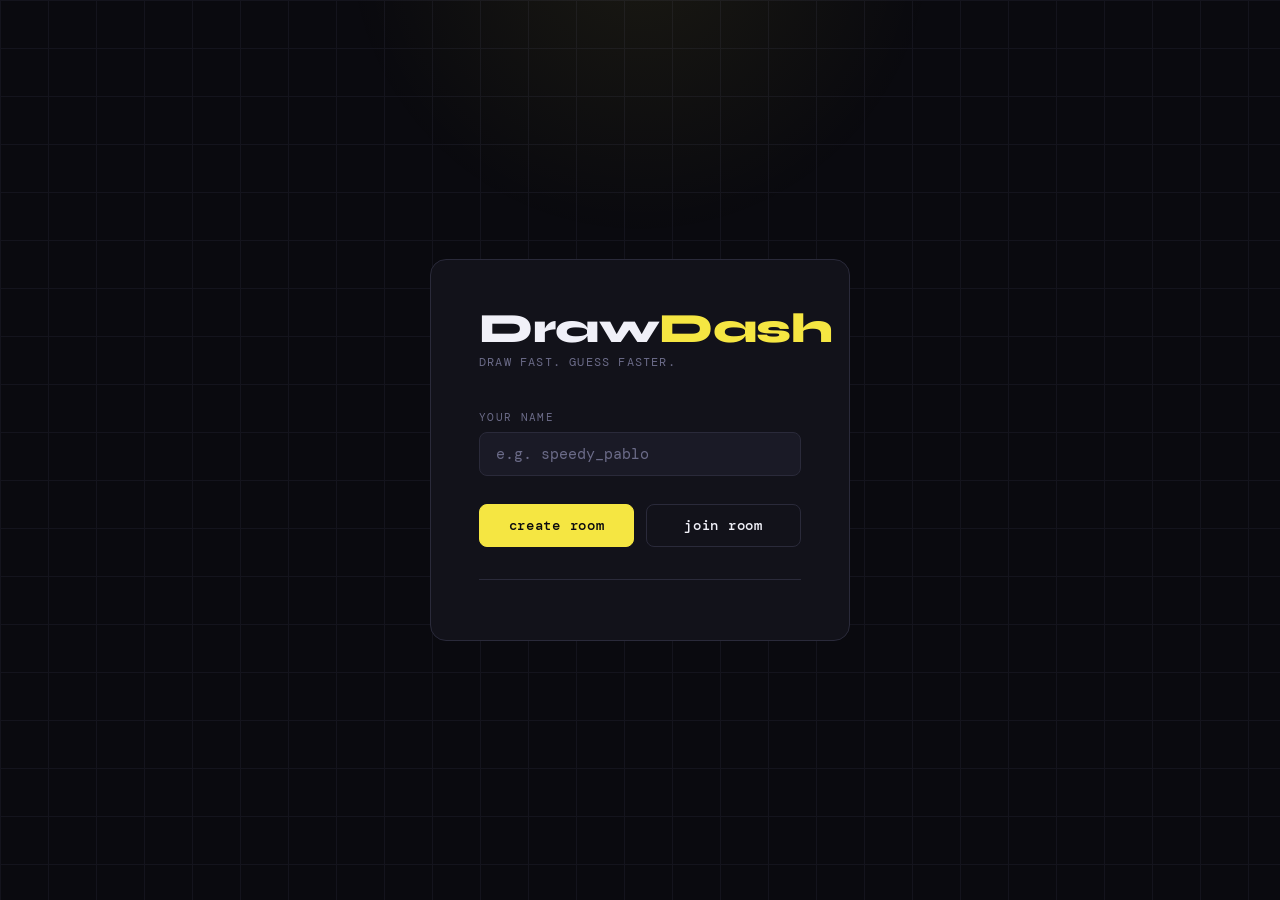
<file: frontend/index.html>
<!doctype html>
<html lang="en">
  <head>
    <meta charset="UTF-8" />
    <meta name="viewport" content="width=device-width, initial-scale=1.0" />
    <title>DrawDash</title>
    <link rel="preconnect" href="https://fonts.googleapis.com" />
    <link
      href="https://fonts.googleapis.com/css2?family=Syne:wght@700;800&family=DM+Mono:wght@400;500&display=swap"
      rel="stylesheet"
    />
    <link rel="stylesheet" href="style.css" />
    <style>
      body {
        display: flex;
        flex-direction: column;
        align-items: center;
        justify-content: center;
        padding: 2rem;
      }

      body::after {
        content: "";
        position: fixed;
        top: -40%;
        left: 50%;
        transform: translateX(-50%);
        width: 600px;
        height: 600px;
        background: radial-gradient(
          circle,
          rgba(245, 230, 66, 0.07) 0%,
          transparent 70%
        );
        pointer-events: none;
      }

      .card {
        background: var(--surface);
        border: 1px solid var(--border);
        border-radius: 16px;
        padding: 3rem 3rem 2.5rem;
        width: 100%;
        max-width: 420px;
        position: relative;
        z-index: 1;
        animation: fadeUp 0.5s ease both;
      }

      .card .logo {
        font-size: 2.6rem;
        margin-bottom: 0.3rem;
      }

      .tagline {
        font-size: 0.75rem;
        color: var(--muted);
        letter-spacing: 0.1em;
        text-transform: uppercase;
        margin-bottom: 2.5rem;
      }

      .card input[type="text"] {
        margin-bottom: 1.75rem;
      }

      .btn-row {
        display: grid;
        grid-template-columns: 1fr 1fr;
        gap: 0.75rem;
      }

      .divider {
        border: none;
        border-top: 1px solid var(--border);
        margin: 2rem 0 1.25rem;
      }

      .error {
        font-size: 0.75rem;
        color: var(--danger);
        margin-top: -1.25rem;
        margin-bottom: 1rem;
        display: none;
      }

      #room-code-display {
        display: none;
        font-size: 0.75rem;
        color: var(--muted);
        text-align: center;
      }

      #room-code-display .code {
        display: inline-block;
        margin-top: 0.4rem;
        font-size: 1.4rem;
        font-weight: 500;
        color: var(--accent);
        letter-spacing: 0.2em;
      }
    </style>
  </head>
  <body>
    <div class="card">
      <div class="logo">Draw<span>Dash</span></div>
      <p class="tagline">draw fast. guess faster.</p>

      <label class="field-label" for="username">your name</label>
      <input
        type="text"
        id="username"
        placeholder="e.g. speedy_pablo"
        autocomplete="off"
      />

      <div class="btn-row">
        <button class="btn-primary" id="create-room">create room</button>
        <button class="btn-secondary" id="join-room">join room</button>
      </div>

      <hr class="divider" />

      <div id="room-code-display">
        room code
        <span class="code" id="room-code"></span>
      </div>
    </div>

    <div class="modal-backdrop" id="join-modal">
      <div class="modal-box">
        <div class="modal-header">
          <span class="modal-title">join a room</span>
          <button class="modal-close" id="modal-close">&times;</button>
        </div>
        <label class="field-label" for="join-code">room code</label>
        <input
          type="text"
          id="join-code"
          placeholder="e.g. XK92"
          maxlength="6"
          autocomplete="off"
        />
        <button class="btn-primary" id="submit-code">join &rarr;</button>
      </div>
    </div>

    <script src="app.js"></script>
    <script>
      if (USER) {
        document.getElementById("username").value = USER;
      }
      /**
       * Create room
       */
      document.getElementById("create-room").addEventListener("click", () => {
        response = fetch(`${API_URL}/create`, {
          method: "GET",
          headers: {
            "Content-Type": "application/json",
          },
        })
          .then((response) => response.json())
          .then((data) => {
            console.log(data);
            if (data.code) {
              const name = document.getElementById("username").value.trim();
              !name ? handleUsername() : Store.set("user", name);
              const code = data.code.trim().toUpperCase();
              if (!code) return;
              Store.set("room", code);
              Store.set("host", "true");
              window.location.href = "game.html";
            } else {
              alert("Failed to create room. Please try again.");
            }
          })
          .catch((error) => {
            console.error("Error:", error);
            alert("An error occurred while creating the room. Please try again.");
          });
      });

      /**
       * Join a room
       *
       */
      const modal = document.getElementById("join-modal");

      document.getElementById("join-room").addEventListener("click", () => {
        modal.classList.add("open");

      });

      modal.addEventListener("click", (e) => {
        if (e.target === modal) modal.classList.remove("open");
      });

      const modalClose = document.getElementById("modal-close");
      modalClose.onclick = function () {
        modal.classlist.remove("open");
      };

      const submitCode = document.getElementById("submit-code");
      submitCode.onclick = function () {
        const name = document.getElementById("username").value.trim();
        !name ? handleUsername() : Store.set("user", name);
        const code = document.getElementById("join-code").value.trim().toUpperCase();
        if (!code) return;
        Store.set("room", code);
        Store.set("host", "false");
        window.location.href = "game.html";
      };
    </script>
  </body>
</html>
</file>
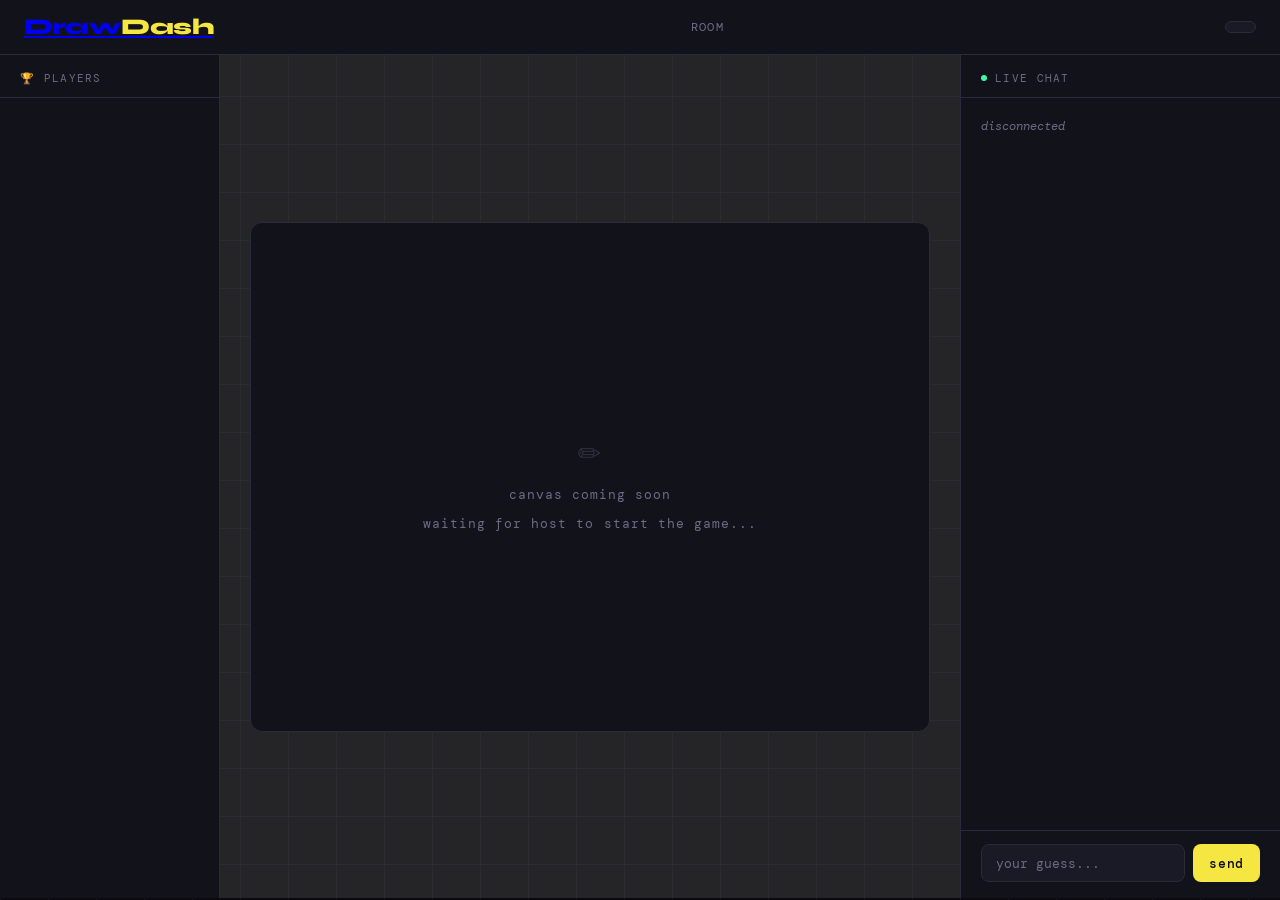
<file: frontend/game.html>
<!doctype html>
<html lang="en">
<head>
  <meta charset="UTF-8" />
  <meta name="viewport" content="width=device-width, initial-scale=1.0" />
  <title>DrawDash — Game</title>
  <link rel="preconnect" href="https://fonts.googleapis.com">
  <link href="https://fonts.googleapis.com/css2?family=Syne:wght@700;800&family=DM+Mono:wght@400;500&display=swap" rel="stylesheet">
  <link rel="stylesheet" href="style.css">
  <style>
    body {
      display: grid;
      grid-template-rows: auto 1fr;
    }
 
    .game-layout {
      display: grid;
      grid-template-columns: 220px 1fr 320px;
      height: calc(100vh - 57px);
      overflow: hidden;
      position: relative;
      z-index: 1;
    }
 
    /* ── leaderboard ── */
    .leaderboard {
      display: flex;
      flex-direction: column;
      border-right: 1px solid var(--border);
      background: var(--surface);
      overflow: hidden;
    }
 
    .panel-header {
      padding: 1rem 1.25rem 0.75rem;
      border-bottom: 1px solid var(--border);
      font-size: 0.68rem;
      letter-spacing: 0.12em;
      text-transform: uppercase;
      color: var(--muted);
      display: flex;
      align-items: center;
      gap: 0.5rem;
    }
 
    .player-list {
      flex: 1;
      overflow-y: auto;
      padding: 0.75rem 0;
    }
 
    .player-list::-webkit-scrollbar { width: 4px; }
    .player-list::-webkit-scrollbar-thumb { background: var(--border); border-radius: 4px; }
 
    .player-row {
      display: flex;
      align-items: center;
      gap: 0.75rem;
      padding: 0.55rem 1.25rem;
      transition: background 0.15s;
    }
 
    .player-row:hover { background: var(--surface2); }
 
    .player-rank {
      font-size: 0.7rem;
      color: var(--muted);
      width: 16px;
      text-align: center;
      flex-shrink: 0;
    }
 
    .player-row.rank-1 .player-rank { color: #f5c842; }
    .player-row.rank-2 .player-rank { color: #aaaaaa; }
    .player-row.rank-3 .player-rank { color: #cd7f32; }
 
    .player-avatar {
      width: 28px;
      height: 28px;
      border-radius: 50%;
      background: var(--surface2);
      border: 1px solid var(--border);
      display: flex;
      align-items: center;
      justify-content: center;
      font-size: 0.65rem;
      color: var(--accent);
      flex-shrink: 0;
      text-transform: uppercase;
    }
 
    .player-info {
      flex: 1;
      min-width: 0;
    }
 
    .player-name {
      font-size: 0.78rem;
      white-space: nowrap;
      overflow: hidden;
      text-overflow: ellipsis;
    }
 
    .player-name.is-you::after {
      content: ' (you)';
      color: var(--muted);
      font-size: 0.65rem;
    }
 
    .player-score {
      font-size: 0.72rem;
      color: var(--accent);
      flex-shrink: 0;
    }
 
    
    /* ── canvas ── */

    .hidden { display: none !important; }
    .canvas-area {
      display: flex;
      flex-direction: column;
      align-items: center;
      justify-content: center;
      background-color: #5656565e;
      color: var(--muted);
      font-size: 0.8rem;
      letter-spacing: 0.08em;
      gap: 0.75rem;
    }

    .canvas-placeholder {
      width: 100%;
      max-width: 680px;
      aspect-ratio: 4/3;
      background: var(--surface);
      border: 1px solid var(--border);
      border-radius: 12px;
      display: flex;
      flex-direction: column;
      align-items: center;
      justify-content: center;
      gap: 0.75rem;
      margin: 1.5rem;
      color: var(--muted);
      font-size: 0.8rem;
      letter-spacing: 0.08em;
    }
 
    #canvas {
      background-color: white;
      border-radius: 4px;
    }

    .canvas-placeholder .icon { font-size: 2.5rem; opacity: 0.3; }
 
    /* ── chat sidebar ── */
    .sidebar {
      display: flex;
      flex-direction: column;
      border-left: 1px solid var(--border);
      background: var(--surface);
      overflow: hidden;
    }
 
    .sidebar-header {
      padding: 1rem 1.25rem 0.75rem;
      border-bottom: 1px solid var(--border);
      font-size: 0.68rem;
      letter-spacing: 0.12em;
      text-transform: uppercase;
      color: var(--muted);
      display: flex;
      align-items: center;
      gap: 0.5rem;
    }

    .controls {
      display: flex;
      flex-direction: row;
      justify-content: space-between;
      width: 450px;
    }

    .color-controls {
      display: grid;
      grid-template-columns: repeat(5, 30px);
      gap: 0.3rem;
    }
    
    .pen-type, .stroke-radius {
      display: flex;
      flex-direction: row;
      gap: 0.3rem;
    }

    .color-palette {
      width: 30px;
      height: 30px;
      border-radius: 8px;
      cursor: pointer;
    }

    .active {
      border: 2px solid var(--accent-dim);
    }

    .white{
      background-color: white;
    }
    .black{
      background-color: black;
    }
    .red {
      background-color: red;
    }
    .green {
      background-color: green;
    }
    .blue{
      background-color: blue;
    }
    .yellow {
      background-color: yellow;
    }
    .brown {
      background-color: brown;
    }
    .purple {
      background-color: purple;
    }
    .pink {
      background-color: pink;
    }
    .orange {
      background-color: orange;
    }

    .pencil, .eraser {
      display: flex;
      justify-content: center;
      align-items: center;
      background-color: white;
    }

    .thin, .medium, .thick {
      background-color: white;
      display: flex;
      justify-content: center;
      align-items: center;
    }
    
    .thin span {
      display: block;
      width: 2px;
      height: 2px;
      background-color: black;
      border-radius: 50%;
    }

    .medium span {
      display: block;
      width: 6px;
      height: 6px;
      background-color: black;
      border-radius: 50%;
    }

    .thick span {
      display: block;
      width: 10px;
      height: 10px;
      background-color: black;
      border-radius: 50%;
    }
  </style>
</head>
<body>

  <header>
    <a href="index.html"><div class="logo">Draw<span>Dash</span></div></a>
    <div class="room-badge">room &nbsp;<strong id="header-room-code">—</strong></div>
    <div class="user-pill" id="header-username">—</div>
  </header>

  <div class="game-layout">
     <!-- leaderboard -->
    <aside class="leaderboard">
      <div class="panel-header">&#127942; players</div>
      <div class="player-list" id="player-list">
        <!-- populated by JS -->
      </div>
    </aside>

    <div class="canvas-area" id="canvas-placeholder">
      <div class="canvas-placeholder">
        <div class="icon">&#9999;&#65039;</div>
        <span>canvas coming soon</span>
        <span id="waiting-message">waiting for host to start the game...</span>
        <button class="btn-primary" id="start-game-btn">start game</button>
      </div>
    </div>
    
    <div class="canvas-area hidden" id="canvas-area">
      <div class="icon">&#9999;&#65039;</div>
      <div style="position: relative;">
          <canvas id="canvas" height="450" width="450"></canvas>
          <canvas id="cursor-canvas" ... style="position: absolute; top: 0; left: 0; pointer-events: none;" height="450" width="450"></canvas>
      </div>
      <div class="controls" id="controls">
        <div class="color-controls">
          <span class="color-palette white" data-color="white" id="white"></span>
          <span class="color-palette black active" data-color="black" id="black"></span>
          <span class="color-palette red" data-color="red" id="red"></span>
          <span class="color-palette green" data-color="green" id="green"></span>
          <span class="color-palette blue" data-color="blue" id="blue"></span>
          <span class="color-palette yellow" data-color="yellow" id="yellow"></span>
          <span class="color-palette brown" data-color="brown" id="brown"></span>
          <span class="color-palette purple" data-color="purple" id="purple"></span>
          <span class="color-palette pink" data-color="pink" id="pink"></span>
          <span class="color-palette orange" data-color="orange" id="orange"></span>
        </div>
        <div class="pen-type">
          <span class="color-palette pencil active" data-pen="pencil" id="pencil"><img height="20" src="assets/pencil.png" alt="Pencil"></span>
          <span class="color-palette eraser" data-pen="eraser" id="eraser"><img height="20" src="assets/eraser.png" alt="Eraser"></span>
        </div>
        <div class="stroke-radius">
          <span class="color-palette thin" data-stroke="1" id="thin"><span></span></span>
          <span class="color-palette medium active" data-stroke="4" id="medium"><span></span></span>
          <span class="color-palette thick" data-stroke="8" id="thick"><span></span></span>

        </div>
      </div>
    </div>

    <aside class="sidebar">
      <div class="sidebar-header">
        <div class="dot"></div>
        live chat
      </div>

      <div id="chat-box"></div>

      <div class="chat-input-area">
        <input type="text" id="messageInput" placeholder="your guess..." autocomplete="off" />
        <button class="send-btn" id="send-btn">send</button>
      </div>
    </aside>
  </div>

  <script src="app.js"></script>
  <script>
    if (HOST) {
      document.getElementById("waiting-message").style.display = "none";
      document.getElementById("start-game-btn").style.display = "block";
    } else {
      document.getElementById("waiting-message").style.display = "block";
      document.getElementById("start-game-btn").style.display = "none";
    }
    handleWebsocket();
    document.getElementById("send-btn").addEventListener("click", sendMessage);
    document.getElementById("start-game-btn").addEventListener("click", startGame);

  </script>
</body>
</html>
</file>
<file: frontend/style.css>
*, *::before, *::after { box-sizing: border-box; margin: 0; padding: 0; }

:root {
  --bg:         #0a0a0f;
  --surface:    #12121a;
  --surface2:   #1a1a26;
  --border:     #2a2a3a;
  --accent:     #f5e642;
  --accent-dim: #b8ab2c;
  --text:       #f0f0f8;
  --muted:      #6b6b88;
  --danger:     #ff4d6d;
  --success:    #42f5a7;
}

body {
  background: var(--bg);
  color: var(--text);
  font-family: 'DM Mono', monospace;
  min-height: 100vh;
}

/* ── grid background ── */
body::before {
  content: '';
  position: fixed;
  inset: 0;
  background-image:
    linear-gradient(var(--border) 1px, transparent 1px),
    linear-gradient(90deg, var(--border) 1px, transparent 1px);
  background-size: 48px 48px;
  opacity: 0.35;
  pointer-events: none;
  z-index: 0;
}

/* ── typography ── */
.logo {
  font-family: 'Syne', sans-serif;
  font-weight: 800;
  letter-spacing: -0.5px;
  line-height: 1;
}

.logo span { color: var(--accent); }

/* ── inputs ── */
input[type="text"] {
  width: 100%;
  background: var(--surface2);
  border: 1px solid var(--border);
  border-radius: 8px;
  color: var(--text);
  font-family: 'DM Mono', monospace;
  font-size: 0.95rem;
  padding: 0.7rem 1rem;
  outline: none;
  transition: border-color 0.2s;
}

input[type="text"]:focus  { border-color: var(--accent); }
input[type="text"]::placeholder { color: var(--muted); }

/* ── buttons ── */
button {
  font-family: 'DM Mono', monospace;
  font-size: 0.85rem;
  font-weight: 500;
  letter-spacing: 0.05em;
  padding: 0.75rem 1rem;
  border-radius: 8px;
  border: 1px solid transparent;
  cursor: pointer;
  transition: all 0.15s ease;
}

button:active { transform: scale(0.97); }

.btn-primary {
  background: var(--accent);
  color: #0a0a0f;
  border-color: var(--accent);
}

.btn-primary:hover { background: #ffe100; transform: translateY(-1px); }

.btn-secondary {
  background: transparent;
  color: var(--text);
  border-color: var(--border);
}

.btn-secondary:hover { border-color: var(--accent); color: var(--accent); transform: translateY(-1px); }

/* ── header ── */
header {
  display: flex;
  align-items: center;
  justify-content: space-between;
  padding: 1rem 1.5rem;
  border-bottom: 1px solid var(--border);
  background: var(--surface);
  position: relative;
  z-index: 1;
}

header .logo { font-size: 1.4rem; }

.room-badge {
  display: flex;
  align-items: center;
  gap: 0.5rem;
  font-size: 0.72rem;
  color: var(--muted);
  letter-spacing: 0.1em;
  text-transform: uppercase;
}

.room-badge strong { color: var(--accent); font-size: 0.9rem; letter-spacing: 0.15em; }

.user-pill {
  font-size: 0.75rem;
  background: var(--surface2);
  border: 1px solid var(--border);
  border-radius: 99px;
  padding: 0.3rem 0.9rem;
}

/* ── modal ── */
.modal-backdrop {
  display: none;
  position: fixed;
  inset: 0;
  background: rgba(0,0,0,0.7);
  backdrop-filter: blur(4px);
  z-index: 100;
  align-items: center;
  justify-content: center;
}

.modal-backdrop.open { display: flex; }

.modal-box {
  background: var(--surface);
  border: 1px solid var(--border);
  border-radius: 16px;
  padding: 2rem;
  width: 340px;
  animation: fadeUp 0.25s ease both;
}

.modal-header {
  display: flex;
  justify-content: space-between;
  align-items: center;
  margin-bottom: 1.5rem;
}

.modal-title {
  font-family: 'Syne', sans-serif;
  font-size: 1.1rem;
  font-weight: 700;
}

.modal-close {
  background: none;
  border: none;
  color: var(--muted);
  font-size: 1.4rem;
  line-height: 1;
  padding: 0;
  cursor: pointer;
  transition: color 0.15s;
}

.modal-close:hover { color: var(--text); }
.modal-box input[type="text"] { margin-bottom: 1rem; }
.modal-box button { width: 100%; }

/* ── field label ── */
.field-label {
  font-size: 0.7rem;
  letter-spacing: 0.12em;
  text-transform: uppercase;
  color: var(--muted);
  margin-bottom: 0.5rem;
  display: block;
}

/* ── chat ── */
#chat-box {
  flex: 1;
  overflow-y: auto;
  padding: 1rem 1.25rem;
  display: flex;
  flex-direction: column;
  gap: 0.6rem;
  scroll-behavior: smooth;
}

#chat-box::-webkit-scrollbar { width: 4px; }
#chat-box::-webkit-scrollbar-track { background: transparent; }
#chat-box::-webkit-scrollbar-thumb { background: var(--border); border-radius: 4px; }

.msg {
  display: flex;
  flex-direction: column;
  gap: 0.15rem;
  animation: msgIn 0.2s ease both;
}

.msg-meta { font-size: 0.65rem; color: var(--muted); letter-spacing: 0.05em; }
.msg-meta .name { color: var(--accent); }

.msg-bubble {
  background: var(--surface2);
  border: 1px solid var(--border);
  border-radius: 4px 10px 10px 10px;
  padding: 0.45rem 0.75rem;
  font-size: 0.82rem;
  line-height: 1.5;
  width: fit-content;
  max-width: 100%;
  word-break: break-word;
}

.msg.self { align-items: flex-end; }

.msg.self .msg-bubble {
  background: #1e1e10;
  border-color: var(--accent-dim);
  border-radius: 10px 4px 10px 10px;
  color: var(--accent);
}

.msg.self .msg-meta { text-align: right; }

.msg-system .msg-bubble {
  background: transparent;
  border: none;
  color: var(--muted);
  font-size: 0.72rem;
  font-style: italic;
  padding: 0.25rem 0;
}

/* ── chat input ── */
.chat-input-area {
  padding: 0.85rem 1.25rem 1rem;
  border-top: 1px solid var(--border);
  display: flex;
  gap: 0.5rem;
}

.chat-input-area input[type="text"] {
  flex: 1;
  font-size: 0.82rem;
  padding: 0.6rem 0.9rem;
}

.send-btn {
  background: var(--accent);
  border: none;
  border-radius: 8px;
  color: #0a0a0f;
  font-family: 'DM Mono', monospace;
  font-size: 0.82rem;
  font-weight: 500;
  padding: 0.6rem 1rem;
  cursor: pointer;
  transition: all 0.15s;
  white-space: nowrap;
}

.send-btn:hover { background: #ffe100; }
.send-btn:active { transform: scale(0.97); }

/* ── live dot ── */
.dot {
  width: 6px;
  height: 6px;
  border-radius: 50%;
  background: var(--success);
  animation: pulse 2s infinite;
}

/* ── animations ── */
@keyframes fadeUp {
  from { opacity: 0; transform: translateY(20px); }
  to   { opacity: 1; transform: translateY(0); }
}

@keyframes msgIn {
  from { opacity: 0; transform: translateX(6px); }
  to   { opacity: 1; transform: translateX(0); }
}

@keyframes pulse {
  0%, 100% { opacity: 1; }
  50%       { opacity: 0.4; }
}
</file>
